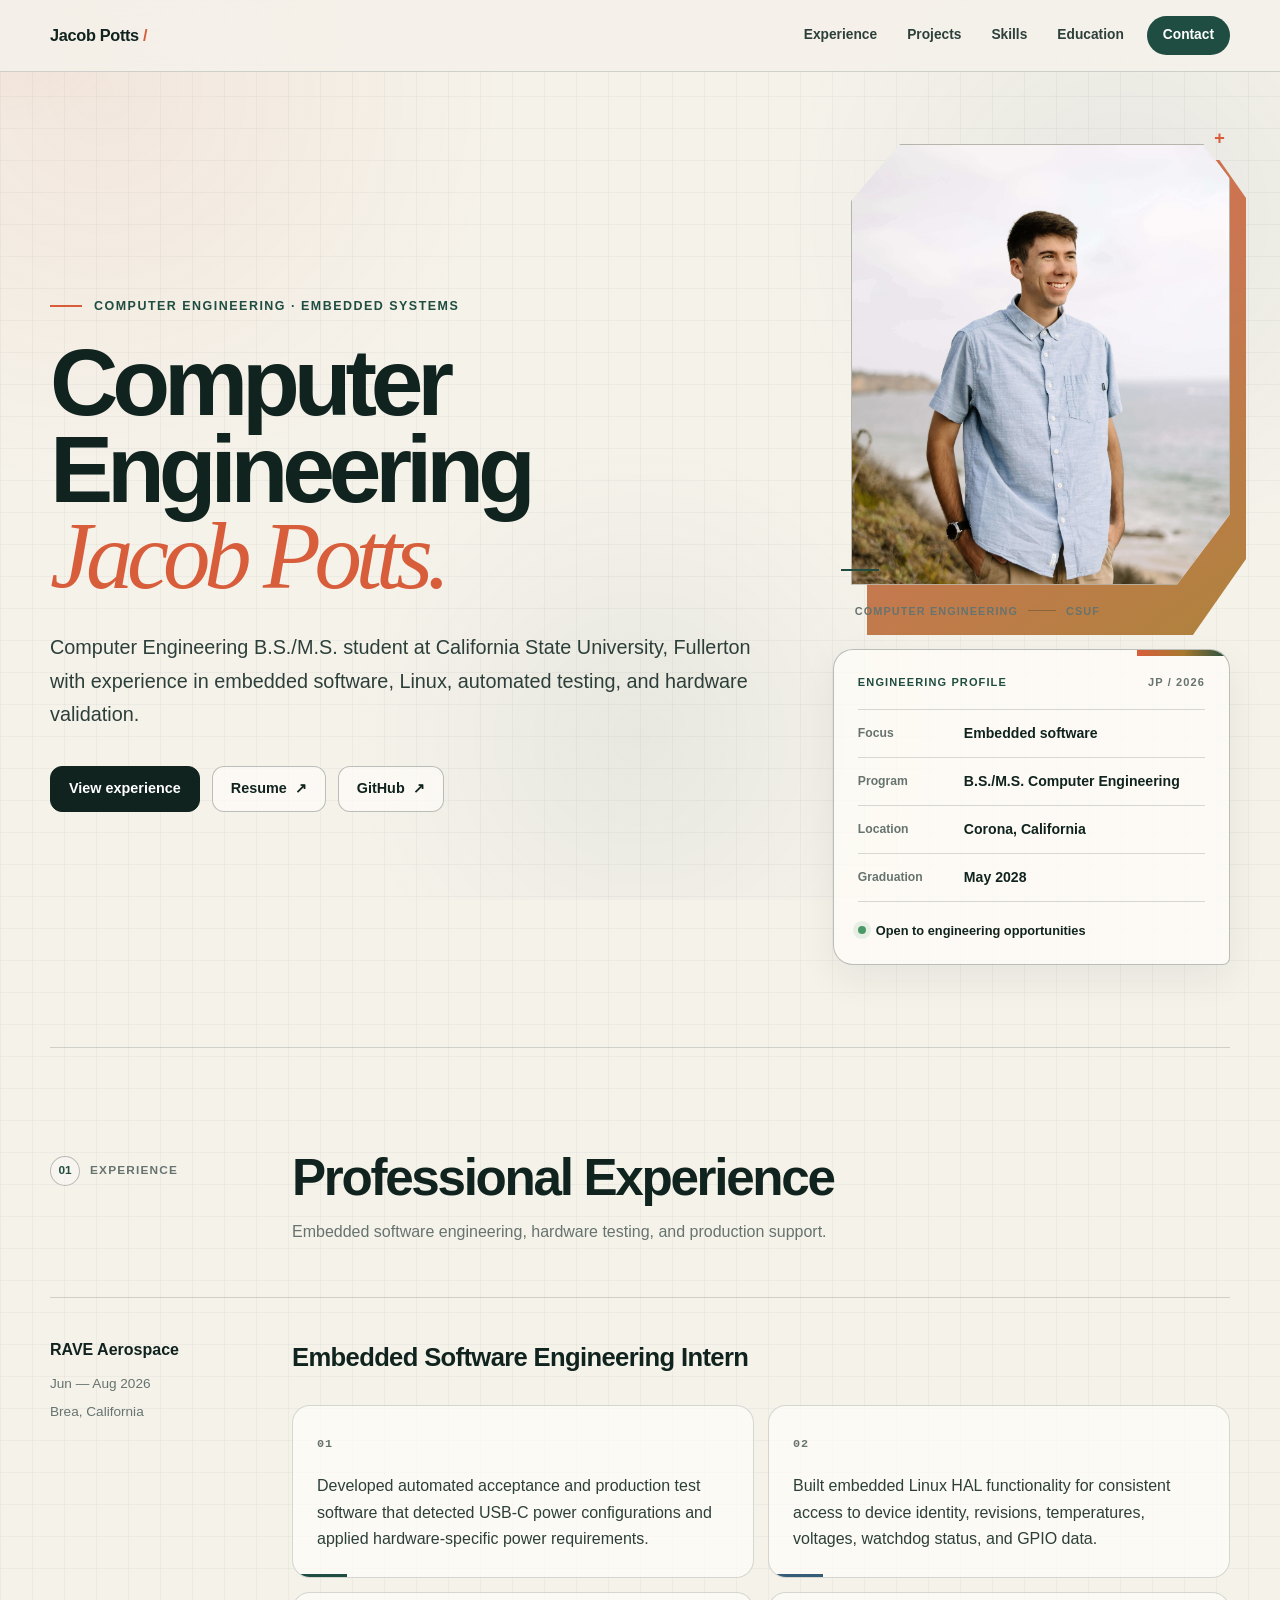
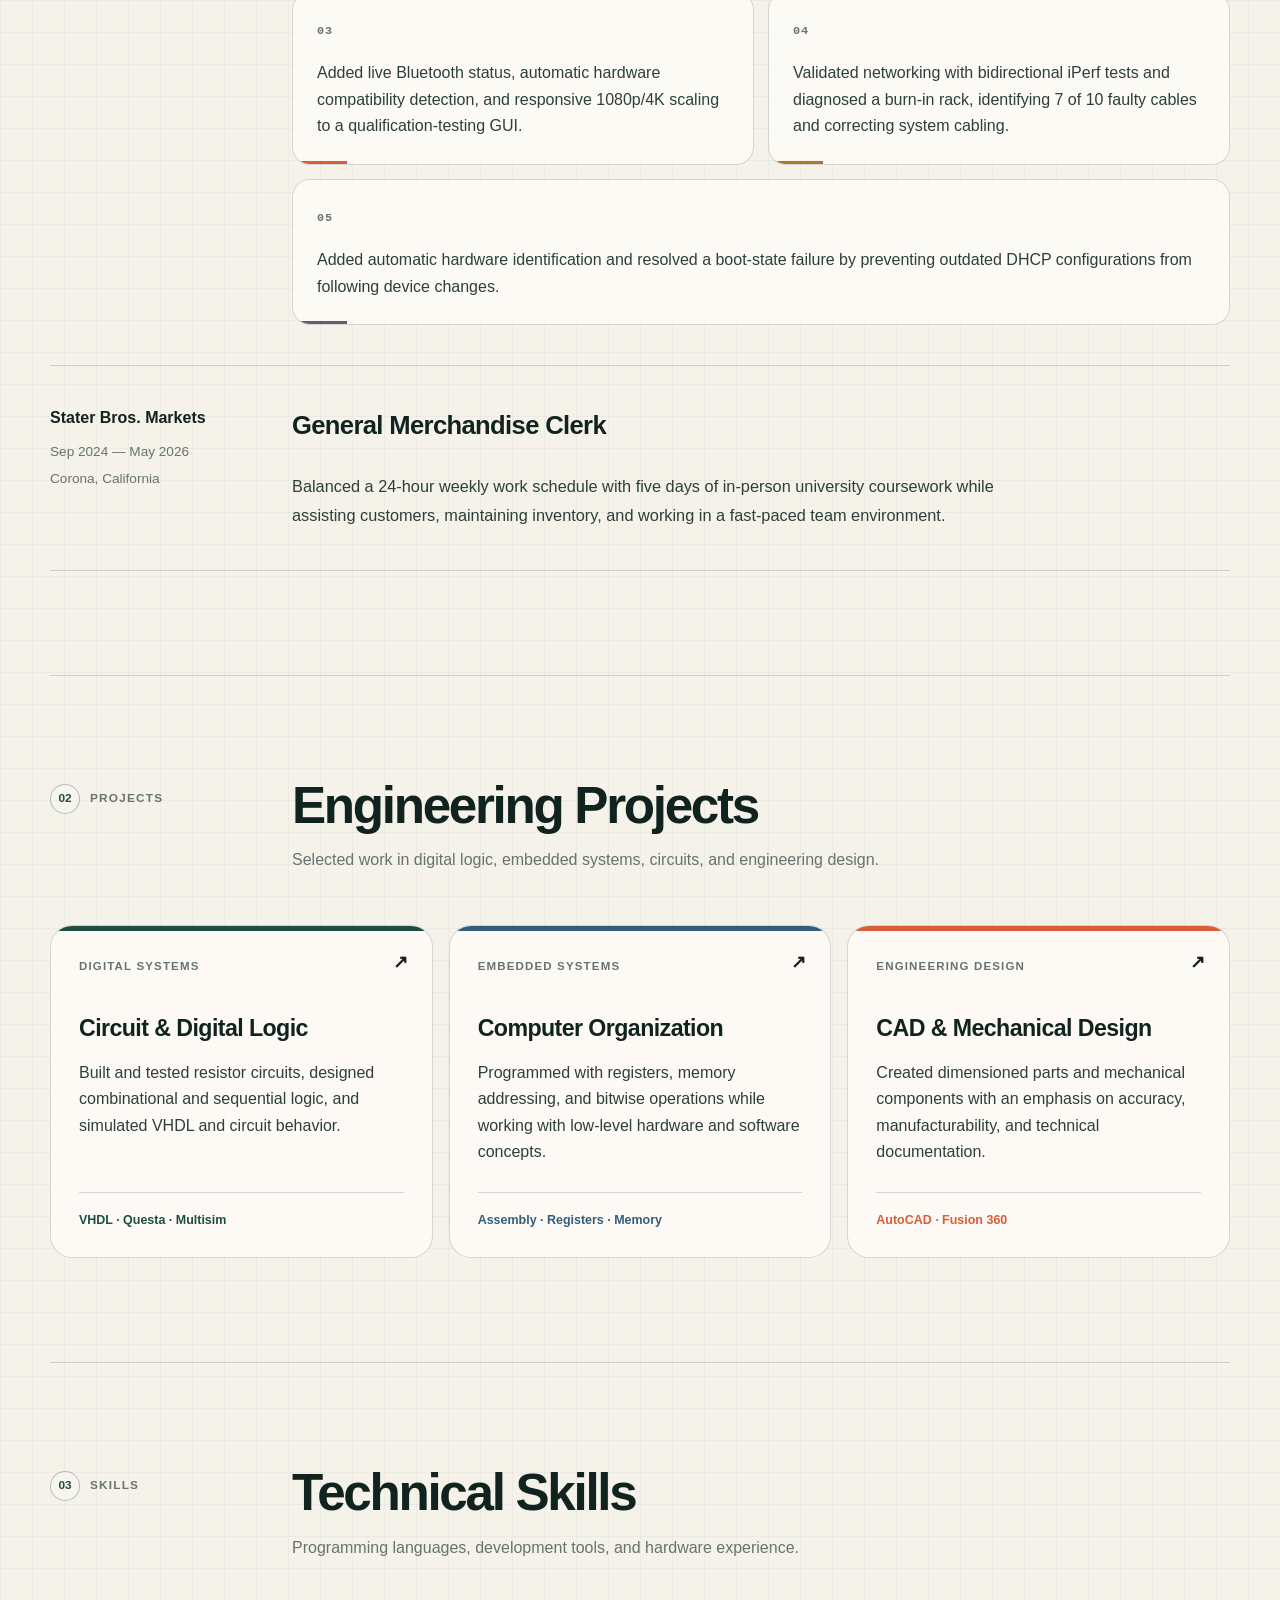
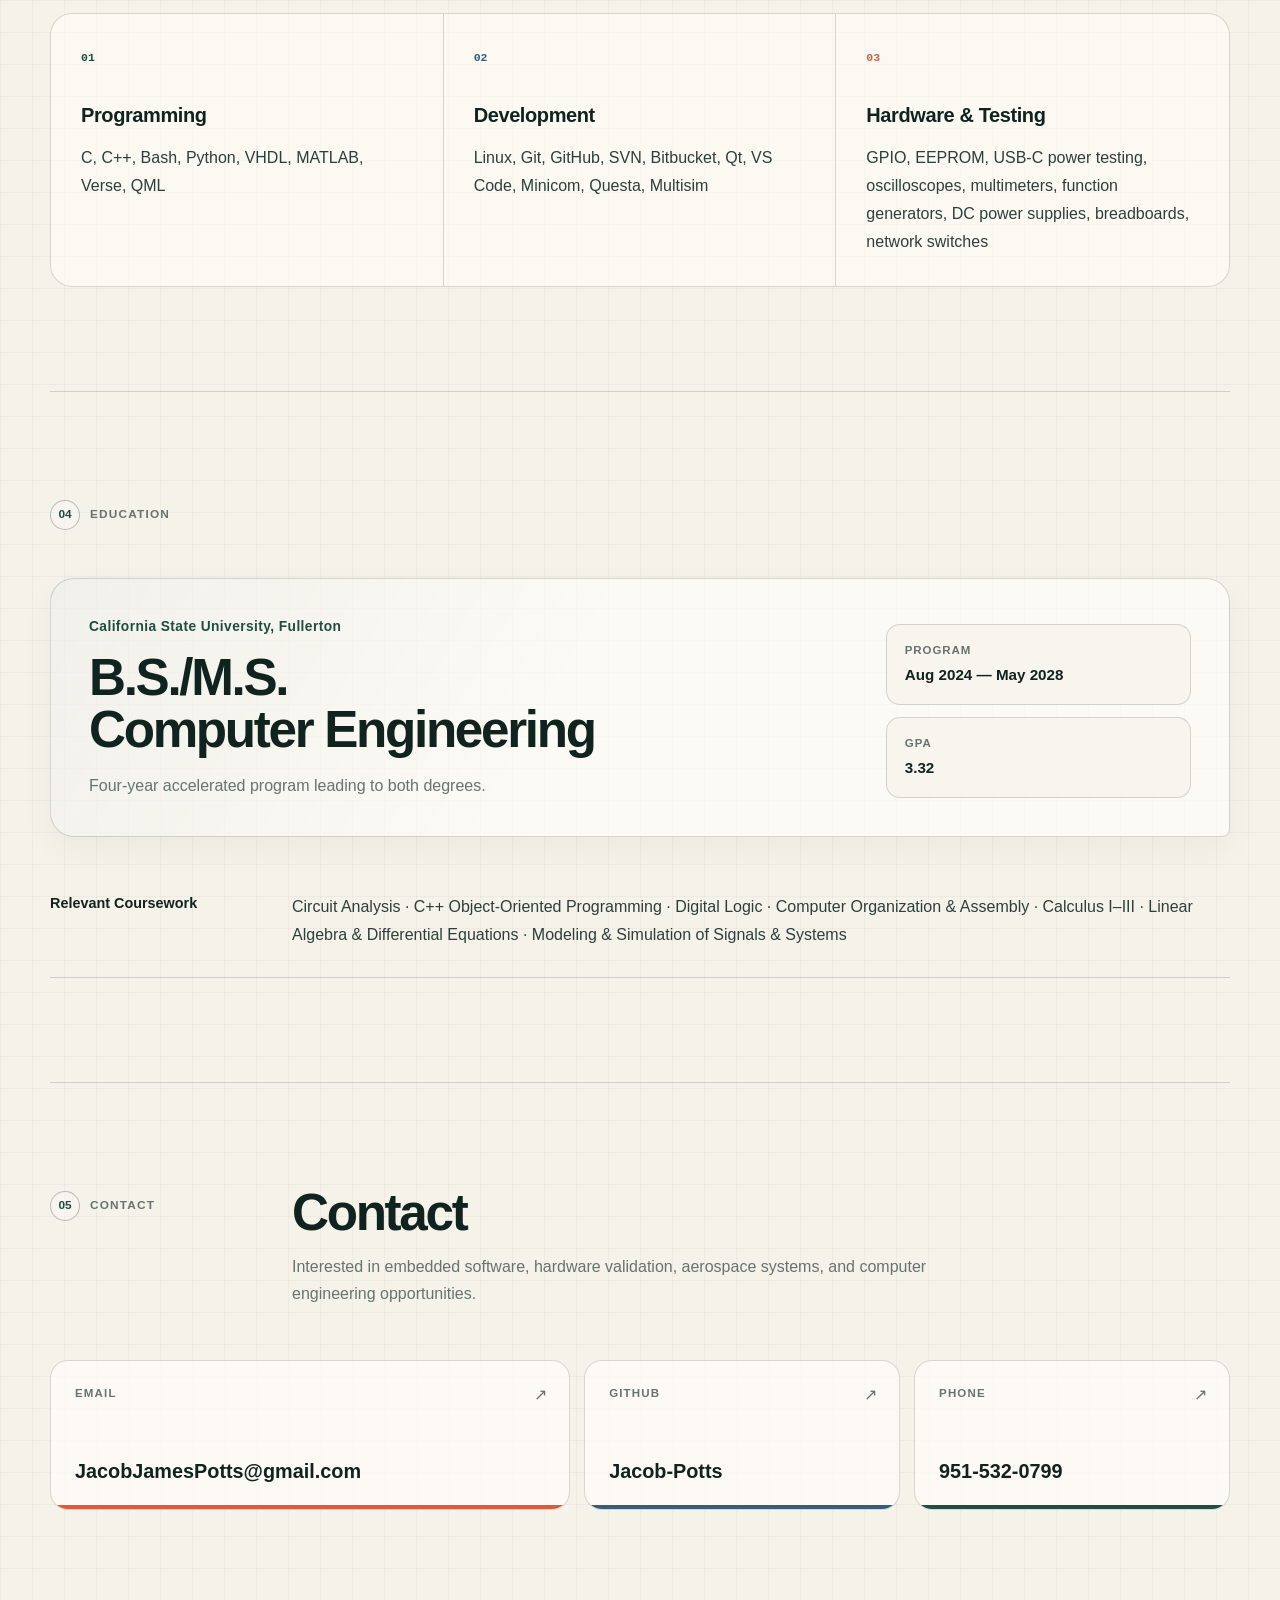
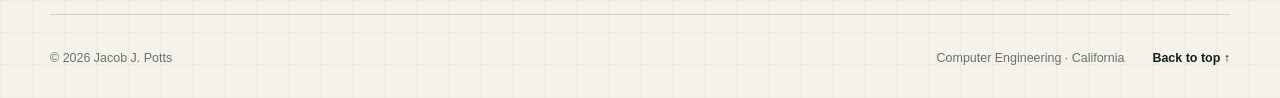
<file: index.html>
<!doctype html>
<html lang="en">

<head>

  <!-- Google tag (gtag.js) -->
  <script async src="https://www.googletagmanager.com/gtag/js?id=G-X8XEGS74L3"></script>
  <script>
    window.dataLayer = window.dataLayer || [];
    function gtag() { dataLayer.push(arguments); }
    gtag('js', new Date());

    gtag('config', 'G-X8XEGS74L3');
  </script>

  <!-- ======================================================
       BASIC PAGE SETTINGS
       ====================================================== -->

  <meta charset="utf-8">

  <meta name="viewport" content="width=device-width, initial-scale=1">


  <!-- ======================================================
       PRIMARY SEO
       ====================================================== -->

  <title>
    Jacob Potts Portfolio | Computer Engineering & Embedded Software
  </title>

  <meta name="description"
    content="Jacob Potts is a Computer Engineering B.S./M.S. student at California State University, Fullerton with experience in embedded software, Linux, automated testing, hardware validation, and aerospace systems.">

  <meta name="author" content="Jacob J. Potts">

  <meta name="robots" content="index, follow, max-image-preview:large">

  <link rel="canonical" href="https://jacob-potts.github.io/">


  <!-- ======================================================
       BROWSER / THEME
       ====================================================== -->

  <meta name="theme-color" content="#10231f">

  <meta name="color-scheme" content="light">


  <!-- ======================================================
       OPEN GRAPH
       Used by LinkedIn, Discord, Facebook, etc.
       ====================================================== -->

  <meta property="og:type" content="website">

  <meta property="og:url" content="https://jacob-potts.github.io/">

  <meta property="og:site_name" content="Jacob Potts Engineering Portfolio">

  <meta property="og:title" content="Jacob Potts | Computer Engineering & Embedded Software">

  <meta property="og:description"
    content="Computer Engineering B.S./M.S. student at CSUF with experience in embedded software, Linux, automated testing, hardware validation, and aerospace systems.">

  <meta property="og:image" content="https://jacob-potts.github.io/jacob-potts.jpg">

  <meta property="og:image:alt" content="Jacob Potts">


  <!-- ======================================================
       TWITTER / X PREVIEW
       ====================================================== -->

  <meta name="twitter:card" content="summary">

  <meta name="twitter:title" content="Jacob Potts | Computer Engineering & Embedded Software">

  <meta name="twitter:description"
    content="Computer Engineering B.S./M.S. student at CSUF specializing in embedded software, Linux, automated testing, and hardware validation.">

  <meta name="twitter:image" content="https://jacob-potts.github.io/jacob-potts.jpg">


  <!-- ======================================================
       STRUCTURED DATA
       Helps search engines understand who this site represents
       ====================================================== -->

  <script type="application/ld+json">
  {
    "@context": "https://schema.org",
    "@type": "Person",
    "name": "Jacob J. Potts",
    "alternateName": "Jacob Potts",
    "url": "https://jacob-potts.github.io/",
    "image": "https://jacob-potts.github.io/jacob-potts.jpg",
    "email": "mailto:JacobJamesPotts@gmail.com",
    "address": {
      "@type": "PostalAddress",
      "addressLocality": "Corona",
      "addressRegion": "CA",
      "addressCountry": "US"
    },
    "affiliation": {
      "@type": "CollegeOrUniversity",
      "name": "California State University, Fullerton"
    },
    "knowsAbout": [
      "Computer Engineering",
      "Embedded Software",
      "Embedded Linux",
      "Linux",
      "Hardware Validation",
      "Automated Testing",
      "Hardware Testing",
      "C",
      "C++",
      "Python",
      "VHDL",
      "MATLAB",
      "GPIO",
      "EEPROM"
    ],
    "sameAs": [
      "https://github.com/Jacob-Potts"
    ]
  }
  </script>


  <script type="application/ld+json">
  {
    "@context": "https://schema.org",
    "@type": "WebSite",
    "name": "Jacob Potts Engineering Portfolio",
    "alternateName": "Jacob Potts Portfolio",
    "url": "https://jacob-potts.github.io/",
    "description": "Engineering portfolio of Jacob Potts, a Computer Engineering B.S./M.S. student focused on embedded software, Linux, automated testing, and hardware validation.",
    "author": {
      "@type": "Person",
      "name": "Jacob J. Potts"
    }
  }
  </script>


  <!-- ======================================================
       SITE FILES
       ====================================================== -->

  <link rel="stylesheet" href="style.css">

  <script src="script.js" defer></script>

</head>


<body>

  <div class="cursor-glow" aria-hidden="true"></div>


  <!-- ======================================================
       HEADER
       ====================================================== -->

  <header class="site-header">

    <a class="brand" href="#top" aria-label="Jacob Potts home">
      Jacob Potts<span>/</span>
    </a>


    <nav aria-label="Primary navigation">

      <a href="#experience">
        Experience
      </a>

      <a href="#projects">
        Projects
      </a>

      <a href="#skills">
        Skills
      </a>

      <a href="#education">
        Education
      </a>

      <a class="nav-contact" href="#contact">
        Contact
      </a>

    </nav>

  </header>


  <main id="top">


    <!-- ======================================================
         HERO
         ====================================================== -->

    <section class="hero shell reveal">


      <div class="hero-copy">


        <p class="kicker">

          <span></span>

          Computer Engineering · Embedded Systems

        </p>


        <h1>

          Computer Engineering

          <br>

          <em>Jacob Potts.</em>

        </h1>


        <p class="hero-intro">

          Computer Engineering B.S./M.S. student at California State
          University, Fullerton with experience in embedded software,
          Linux, automated testing, and hardware validation.

        </p>


        <div class="hero-actions">


          <a class="button button-dark" href="#experience">
            View experience
          </a>


          <a class="button button-light" href="resume.pdf" target="_blank" rel="noopener noreferrer">

            Resume

            <span>↗</span>

          </a>


          <a class="button button-light" href="https://github.com/Jacob-Potts" target="_blank"
            rel="noopener noreferrer">

            GitHub

            <span>↗</span>

          </a>


        </div>

      </div>



      <!-- ====================================================
           HERO RIGHT SIDE
           ==================================================== -->

      <div class="hero-side">


        <!-- PHOTO -->

        <div class="portrait-wrap">


          <div class="portrait-accent"></div>


          <div class="portrait-frame">

            <img src="jacob-potts.jpg"
              alt="Jacob Potts, Computer Engineering student at California State University Fullerton" class="portrait"
              width="800" height="1000" fetchpriority="high">

          </div>


          <div class="portrait-caption">

            <span>
              Computer Engineering
            </span>

            <span class="portrait-caption-line"></span>

            <span>
              CSUF
            </span>

          </div>


        </div>



        <!-- ENGINEERING PROFILE -->

        <aside class="profile" aria-label="Jacob Potts engineering profile">


          <div class="profile-topline">

            <p class="profile-label">
              Engineering profile
            </p>

            <span class="profile-code">
              JP / 2026
            </span>

          </div>



          <div class="profile-row">

            <span>
              Focus
            </span>

            <strong>
              Embedded software
            </strong>

          </div>



          <div class="profile-row">

            <span>
              Program
            </span>

            <strong>
              B.S./M.S. Computer Engineering
            </strong>

          </div>



          <div class="profile-row">

            <span>
              Location
            </span>

            <strong>
              Corona, California
            </strong>

          </div>



          <div class="profile-row">

            <span>
              Graduation
            </span>

            <strong>
              May 2028
            </strong>

          </div>



          <p class="availability">

            <i aria-hidden="true"></i>

            Open to engineering opportunities

          </p>


        </aside>


      </div>


    </section>



    <!-- ======================================================
         EXPERIENCE
         ====================================================== -->

    <section class="section shell reveal" id="experience">


      <div class="section-lead">


        <p class="section-number">

          <span>01</span>

          Experience

        </p>


        <div class="section-heading">


          <h2>
            Professional Experience
          </h2>


          <p>
            Embedded software engineering, hardware testing,
            and production support.
          </p>


        </div>


      </div>



      <!-- RAVE AEROSPACE -->

      <article class="experience featured-experience">


        <div class="experience-meta">


          <p class="company">
            RAVE Aerospace
          </p>


          <span>
            Jun — Aug 2026
          </span>


          <span>
            Brea, California
          </span>


        </div>



        <div class="experience-content">


          <h3 class="role">
            Embedded Software Engineering Intern
          </h3>



          <div class="achievement-grid">


            <div>

              <strong>
                01
              </strong>

              <p>

                Developed automated acceptance and production test
                software that detected USB-C power configurations and
                applied hardware-specific power requirements.

              </p>

            </div>



            <div>

              <strong>
                02
              </strong>

              <p>

                Built embedded Linux HAL functionality for consistent
                access to device identity, revisions, temperatures,
                voltages, watchdog status, and GPIO data.

              </p>

            </div>



            <div>

              <strong>
                03
              </strong>

              <p>

                Added live Bluetooth status, automatic hardware
                compatibility detection, and responsive 1080p/4K
                scaling to a qualification-testing GUI.

              </p>

            </div>



            <div>

              <strong>
                04
              </strong>

              <p>

                Validated networking with bidirectional iPerf tests
                and diagnosed a burn-in rack, identifying 7 of 10
                faulty cables and correcting system cabling.

              </p>

            </div>



            <div class="achievement-wide">

              <strong>
                05
              </strong>

              <p>

                Added automatic hardware identification and resolved
                a boot-state failure by preventing outdated DHCP
                configurations from following device changes.

              </p>

            </div>


          </div>


        </div>


      </article>



      <!-- STATER BROS -->

      <article class="experience secondary">


        <div class="experience-meta">


          <p class="company">
            Stater Bros. Markets
          </p>


          <span>
            Sep 2024 — May 2026
          </span>


          <span>
            Corona, California
          </span>


        </div>



        <div class="experience-content">


          <h3 class="role">
            General Merchandise Clerk
          </h3>


          <p class="supporting-copy">

            Balanced a 24-hour weekly work schedule with five days
            of in-person university coursework while assisting
            customers, maintaining inventory, and working in a
            fast-paced team environment.

          </p>


        </div>


      </article>


    </section>



    <!-- ======================================================
         PROJECTS
         ====================================================== -->

    <section class="section shell reveal" id="projects">


      <div class="section-lead">


        <p class="section-number">

          <span>
            02
          </span>

          Projects

        </p>



        <div class="section-heading">


          <h2>
            Engineering Projects
          </h2>


          <p>

            Selected work in digital logic, embedded systems,
            circuits, and engineering design.

          </p>


        </div>


      </div>



      <div class="project-grid">



        <article class="project-card project-one" data-project="digital-logic">


          <span class="project-type">
            Digital Systems
          </span>


          <h3>
            Circuit & Digital Logic
          </h3>


          <p>

            Built and tested resistor circuits, designed
            combinational and sequential logic, and simulated
            VHDL and circuit behavior.

          </p>


          <small>
            VHDL · Questa · Multisim
          </small>


        </article>



        <article class="project-card project-two" data-project="computer-organization">


          <span class="project-type">
            Embedded Systems
          </span>


          <h3>
            Computer Organization
          </h3>


          <p>

            Programmed with registers, memory addressing, and
            bitwise operations while working with low-level
            hardware and software concepts.

          </p>


          <small>
            Assembly · Registers · Memory
          </small>


        </article>



        <article class="project-card project-three" data-project="cad-design">


          <span class="project-type">
            Engineering Design
          </span>


          <h3>
            CAD & Mechanical Design
          </h3>


          <p>

            Created dimensioned parts and mechanical components
            with an emphasis on accuracy, manufacturability,
            and technical documentation.

          </p>


          <small>
            AutoCAD · Fusion 360
          </small>


        </article>


      </div>


    </section>



    <!-- ======================================================
         SKILLS
         ====================================================== -->

    <section class="section shell reveal" id="skills">


      <div class="section-lead">


        <p class="section-number">

          <span>
            03
          </span>

          Skills

        </p>



        <div class="section-heading">


          <h2>
            Technical Skills
          </h2>


          <p>

            Programming languages, development tools,
            and hardware experience.

          </p>


        </div>


      </div>



      <div class="skill-list">



        <div class="skill-block skill-code">


          <span class="skill-mark">
            01
          </span>


          <h3>
            Programming
          </h3>


          <p>

            C, C++, Bash, Python, VHDL, MATLAB, Verse, QML

          </p>


        </div>



        <div class="skill-block skill-tools">


          <span class="skill-mark">
            02
          </span>


          <h3>
            Development
          </h3>


          <p>

            Linux, Git, GitHub, SVN, Bitbucket, Qt,
            VS Code, Minicom, Questa, Multisim

          </p>


        </div>



        <div class="skill-block skill-hardware">


          <span class="skill-mark">
            03
          </span>


          <h3>
            Hardware & Testing
          </h3>


          <p>

            GPIO, EEPROM, USB-C power testing, oscilloscopes,
            multimeters, function generators, DC power supplies,
            breadboards, network switches

          </p>


        </div>


      </div>


    </section>



    <!-- ======================================================
         EDUCATION
         ====================================================== -->

    <section class="education shell reveal" id="education">


      <p class="section-number">

        <span>
          04
        </span>

        Education

      </p>



      <div class="education-content">


        <div>


          <p class="school">
            California State University, Fullerton
          </p>


          <h2>

            B.S./M.S.

            <br>

            Computer Engineering

          </h2>


          <p class="degree-note">

            Four-year accelerated program leading to both degrees.

          </p>


        </div>



        <div class="education-meta">



          <div>


            <span>
              Program
            </span>


            <strong>
              Aug 2024 — May 2028
            </strong>


          </div>



          <div>


            <span>
              GPA
            </span>


            <strong>
              3.32
            </strong>


          </div>


        </div>


      </div>



      <div class="coursework">


        <strong>
          Relevant Coursework
        </strong>


        <p>

          Circuit Analysis · C++ Object-Oriented Programming ·
          Digital Logic · Computer Organization & Assembly ·
          Calculus I–III · Linear Algebra & Differential Equations ·
          Modeling & Simulation of Signals & Systems

        </p>


      </div>


    </section>



    <!-- ======================================================
         CONTACT
         ====================================================== -->

    <section class="contact shell reveal" id="contact">


      <div class="section-lead">


        <p class="section-number">

          <span>
            05
          </span>

          Contact

        </p>



        <div class="section-heading">


          <h2>
            Contact
          </h2>


          <p>

            Interested in embedded software, hardware validation,
            aerospace systems, and computer engineering opportunities.

          </p>


        </div>


      </div>



      <div class="contact-links">



        <a class="contact-card contact-email" href="mailto:JacobJamesPotts@gmail.com">


          <span>
            Email
          </span>


          <strong>
            JacobJamesPotts@gmail.com
          </strong>


          <i aria-hidden="true">
            ↗
          </i>


        </a>



        <a class="contact-card" href="https://github.com/Jacob-Potts" target="_blank" rel="noopener noreferrer">


          <span>
            GitHub
          </span>


          <strong>
            Jacob-Potts
          </strong>


          <i aria-hidden="true">
            ↗
          </i>


        </a>



        <a class="contact-card" href="tel:+19515320799">


          <span>
            Phone
          </span>


          <strong>
            951-532-0799
          </strong>


          <i aria-hidden="true">
            ↗
          </i>


        </a>


      </div>


    </section>


  </main>



  <!-- ======================================================
       FOOTER
       ====================================================== -->

  <footer class="shell">


    <p>
      © 2026 Jacob J. Potts
    </p>


    <p>
      Computer Engineering · California
    </p>


    <a href="#top">
      Back to top ↑
    </a>


  </footer>


</body>

</html>
</file>
<file: style.css>
:root {
    --ink: #10231f;
    --ink-soft: #2d3f3a;
    --muted: #66736f;

    --paper: #f5f2ea;
    --paper-deep: #ece7dc;
    --card: #fffdf8;

    --line: rgba(16, 35, 31, 0.16);
    --line-strong: rgba(16, 35, 31, 0.28);

    --green: #1f4d41;
    --orange: #d85d3b;
    --blue: #355d7a;
    --gold: #a8792e;
    --plum: #70566f;

    --radius: 18px;

    --shadow:
        0 18px 50px rgba(16, 35, 31, 0.08);
}


/* =========================================================
   BASE
   ========================================================= */

* {
    box-sizing: border-box;
}

html {
    scroll-behavior: smooth;
    scroll-padding-top: 90px;
}

body {
    margin: 0;

    color: var(--ink);

    background:
        linear-gradient(rgba(16, 35, 31, 0.035) 1px,
            transparent 1px),
        linear-gradient(90deg,
            rgba(16, 35, 31, 0.035) 1px,
            transparent 1px),
        var(--paper);

    background-size: 32px 32px;

    font-family:
        Inter,
        ui-sans-serif,
        -apple-system,
        BlinkMacSystemFont,
        "Segoe UI",
        sans-serif;

    line-height: 1.5;

    -webkit-font-smoothing: antialiased;
}


body::before {
    content: "";

    position: fixed;
    inset: 0;

    z-index: -1;

    pointer-events: none;

    background:
        radial-gradient(circle at 8% 10%,
            rgba(216, 93, 59, 0.07),
            transparent 28%),
        radial-gradient(circle at 88% 24%,
            rgba(53, 93, 122, 0.07),
            transparent 26%),
        radial-gradient(circle at 50% 82%,
            rgba(31, 77, 65, 0.06),
            transparent 30%);
}


a {
    color: inherit;
}


.shell {
    width: min(1180px,
            calc(100% - 56px));

    margin-inline: auto;
}


/* =========================================================
   HEADER
   ========================================================= */

.site-header {
    position: sticky;

    top: 0;

    z-index: 50;

    display: flex;

    align-items: center;
    justify-content: space-between;

    min-height: 72px;

    padding:
        0 max(28px,
            calc((100vw - 1180px) / 2));

    border-bottom:
        1px solid var(--line);

    background:
        rgba(245, 242, 234, 0.86);

    backdrop-filter: blur(16px);
}


.brand {
    display: inline-flex;

    gap: 4px;

    align-items: center;

    font-size: 1.02rem;
    font-weight: 800;

    letter-spacing: -0.02em;

    text-decoration: none;
}


.brand span {
    color: var(--orange);
}


.site-header nav {
    display: flex;

    align-items: center;

    gap: 8px;
}


.site-header nav a {
    position: relative;

    padding: 9px 11px;

    border-radius: 999px;

    color: var(--ink-soft);

    font-size: 0.86rem;
    font-weight: 650;

    text-decoration: none;

    transition:
        background 0.2s ease,
        color 0.2s ease;
}


.site-header nav a:hover,
.site-header nav a[data-active="true"] {
    color: var(--green);

    background:
        rgba(31, 77, 65, 0.08);
}


.site-header nav .nav-contact {
    margin-left: 4px;

    padding-inline: 16px;

    color: var(--card);

    background: var(--ink);
}


.site-header nav .nav-contact:hover,
.site-header nav .nav-contact[data-active="true"] {
    color: white;

    background: var(--green);
}


/* =========================================================
   HERO
   ========================================================= */

.hero {
    display: grid;

    grid-template-columns:
        minmax(0, 1.28fr) minmax(330px, 0.72fr);

    gap: clamp(48px,
            6vw,
            86px);

    align-items: center;

    min-height:
        calc(100vh - 72px);

    padding-top: 72px;
    padding-bottom: 82px;
}


.hero-copy {
    position: relative;

    z-index: 2;
}


.kicker {
    display: flex;

    align-items: center;

    gap: 12px;

    margin: 0 0 24px;

    color: var(--green);

    font-size: 0.78rem;
    font-weight: 800;

    letter-spacing: 0.12em;

    text-transform: uppercase;
}


.kicker span {
    width: 32px;
    height: 2px;

    background: var(--orange);
}


.hero h1 {
    margin: 0;

    max-width: 820px;

    font-size:
        clamp(3.4rem,
            7.4vw,
            7rem);

    line-height: 0.91;

    letter-spacing: -0.065em;

    font-weight: 780;
}


.hero h1 em {
    color: var(--orange);

    font-family:
        Georgia,
        "Times New Roman",
        serif;

    font-weight: 500;
}


.hero-intro {
    max-width: 720px;

    margin: 32px 0 0;

    color: var(--ink-soft);

    font-size:
        clamp(1.05rem,
            1.8vw,
            1.24rem);

    line-height: 1.7;
}


.hero-actions {
    display: flex;

    flex-wrap: wrap;

    gap: 12px;

    margin-top: 34px;
}


/* =========================================================
   BUTTONS
   ========================================================= */

.button {
    display: inline-flex;

    align-items: center;
    justify-content: center;

    gap: 8px;

    min-height: 46px;

    padding: 0 18px;

    border:
        1px solid var(--line-strong);

    border-radius: 12px;

    font-size: 0.9rem;
    font-weight: 750;

    text-decoration: none;

    transition:
        transform 0.2s ease,
        box-shadow 0.2s ease,
        background 0.2s ease;
}


.button:hover {
    transform: translateY(-2px);

    box-shadow:
        0 8px 20px rgba(16, 35, 31, 0.08);
}


.button-dark {
    color: white;

    border-color: var(--ink);

    background: var(--ink);
}


.button-dark:hover {
    border-color: var(--green);

    background: var(--green);
}


.button-light {
    background:
        rgba(255, 253, 248, 0.7);
}


/* =========================================================
   HERO RIGHT SIDE
   ========================================================= */

.hero-side {
    display: flex;

    flex-direction: column;

    width: 100%;

    max-width: 430px;

    justify-self: end;
}


/* =========================================================
   PORTRAIT
   ========================================================= */

.portrait-wrap {
    position: relative;

    width: calc(100% - 18px);

    margin:
        0 0 30px auto;
}


/*
  The orange shape sits behind the image.

  It is intentionally offset to make the portrait
  look more like an engineered panel instead of
  a normal rectangular photo.
*/

.portrait-accent {
    position: absolute;

    inset:
        16px -16px -16px 16px;

    background:
        linear-gradient(145deg,
            var(--orange),
            #c66c45 48%,
            var(--gold));

    clip-path:
        polygon(13% 0,
            93% 0,
            100% 8%,
            100% 84%,
            86% 100%,
            0 100%,
            0 13%);

    opacity: 0.92;
}


.portrait-frame {
    position: relative;

    z-index: 2;

    width: 100%;

    aspect-ratio: 4 / 4.65;

    overflow: hidden;

    border:
        1px solid rgba(16, 35, 31, 0.25);

    background:
        var(--paper-deep);

    clip-path:
        polygon(13% 0,
            93% 0,
            100% 8%,
            100% 84%,
            86% 100%,
            0 100%,
            0 13%);
}


.portrait {
    display: block;

    width: 100%;
    height: 100%;

    object-fit: cover;

    /*
    Change the second percentage if you
    need to move your face up or down.

    Example:
    center 20% = moves crop upward
    center 40% = moves crop downward
  */

    object-position: center 28%;

    filter:
        saturate(0.92) contrast(1.025);

    transition:
        transform 0.45s ease,
        filter 0.45s ease;
}


.portrait-wrap:hover .portrait {
    transform: scale(1.025);

    filter:
        saturate(1) contrast(1.035);
}


/* small decorative marker */

.portrait-wrap::before {
    content: "+";

    position: absolute;

    top: -18px;
    right: 5px;

    z-index: 5;

    color: var(--orange);

    font-family:
        ui-monospace,
        SFMono-Regular,
        Menlo,
        Consolas,
        monospace;

    font-size: 1.15rem;
    font-weight: 800;
}


/* small corner detail */

.portrait-wrap::after {
    content: "";

    position: absolute;

    z-index: 5;

    left: -10px;
    bottom: 48px;

    width: 38px;
    height: 2px;

    background: var(--green);
}


.portrait-caption {
    position: relative;

    z-index: 3;

    display: flex;

    align-items: center;

    gap: 10px;

    margin-top: 18px;

    padding-left: 4px;

    color: var(--muted);

    font-size: 0.68rem;
    font-weight: 800;

    letter-spacing: 0.1em;

    text-transform: uppercase;
}


.portrait-caption-line {
    width: 28px;
    height: 1px;

    background: var(--line-strong);
}


/* =========================================================
   PROFILE
   ========================================================= */

.profile {
    position: relative;

    overflow: hidden;

    padding: 24px;

    border:
        1px solid var(--line-strong);

    border-radius:
        20px 20px 7px 20px;

    background:
        rgba(255, 253, 248, 0.78);

    box-shadow:
        0 14px 38px rgba(16, 35, 31, 0.065);
}


.profile::before {
    content: "";

    position: absolute;

    top: 0;
    right: 0;

    width: 92px;
    height: 6px;

    background:
        linear-gradient(90deg,
            var(--orange),
            var(--gold),
            var(--green));
}


.profile-topline {
    display: flex;

    justify-content: space-between;

    gap: 20px;

    padding-bottom: 18px;

    border-bottom:
        1px solid var(--line);
}


.profile-label,
.profile-code {
    margin: 0;

    font-size: 0.69rem;
    font-weight: 800;

    letter-spacing: 0.1em;

    text-transform: uppercase;
}


.profile-label {
    color: var(--green);
}


.profile-code {
    color: var(--muted);
}


.profile-row {
    display: grid;

    grid-template-columns:
        90px minmax(0, 1fr);

    gap: 16px;

    padding: 14px 0;

    border-bottom:
        1px solid var(--line);
}


.profile-row span {
    color: var(--muted);

    font-size: 0.76rem;
    font-weight: 700;
}


.profile-row strong {
    font-size: 0.88rem;

    line-height: 1.35;
}


.availability {
    display: flex;

    align-items: center;

    gap: 10px;

    margin: 19px 0 0;

    font-size: 0.8rem;
    font-weight: 700;
}


.availability i {
    width: 8px;
    height: 8px;

    border-radius: 50%;

    background: #4a9a68;

    box-shadow:
        0 0 0 5px rgba(74, 154, 104, 0.12);
}


/* =========================================================
   SECTIONS
   ========================================================= */

.section,
.education,
.contact {
    padding-top: 104px;
    padding-bottom: 104px;

    border-top:
        1px solid var(--line);
}


.section-lead {
    display: grid;

    grid-template-columns:
        190px minmax(0, 1fr);

    gap: 52px;

    align-items: start;

    margin-bottom: 52px;
}


.section-number {
    display: flex;

    align-items: center;

    gap: 10px;

    margin: 4px 0 0;

    color: var(--muted);

    font-size: 0.74rem;
    font-weight: 800;

    letter-spacing: 0.1em;

    text-transform: uppercase;
}


.section-number span {
    display: inline-grid;

    place-items: center;

    width: 30px;
    height: 30px;

    border:
        1px solid var(--line-strong);

    border-radius: 50%;

    color: var(--green);

    background:
        rgba(255, 255, 255, 0.28);

    letter-spacing: 0;
}


.section-heading {
    max-width: 760px;
}


.section-heading h2,
.education h2 {
    margin: 0;

    font-size:
        clamp(2.25rem,
            4vw,
            4.2rem);

    line-height: 1.02;

    letter-spacing: -0.045em;
}


.section-heading p {
    max-width: 650px;

    margin: 14px 0 0;

    color: var(--muted);

    font-size: 1rem;

    line-height: 1.7;
}


/* =========================================================
   EXPERIENCE
   ========================================================= */

.experience {
    display: grid;

    grid-template-columns:
        190px minmax(0, 1fr);

    gap: 52px;

    padding: 40px 0;

    border-top:
        1px solid var(--line);
}


.experience:last-of-type {
    border-bottom:
        1px solid var(--line);
}


.experience-meta {
    display: flex;

    flex-direction: column;

    gap: 7px;
}


.experience-meta .company {
    margin: 0 0 5px;

    color: var(--ink);

    font-weight: 800;
}


.experience-meta span {
    color: var(--muted);

    font-size: 0.85rem;
}


.experience-content {
    min-width: 0;
}


.role {
    margin: 0 0 28px;

    font-size:
        clamp(1.3rem,
            2vw,
            1.7rem);

    font-weight: 800;

    letter-spacing: -0.025em;
}


.achievement-grid {
    display: grid;

    grid-template-columns:
        repeat(2,
            minmax(0, 1fr));

    gap: 14px;
}


.achievement-grid>div {
    position: relative;

    overflow: hidden;

    padding: 24px;

    border:
        1px solid var(--line);

    border-radius:
        var(--radius);

    background:
        rgba(255, 253, 248, 0.72);

    transition:
        transform 0.2s ease,
        border-color 0.2s ease,
        box-shadow 0.2s ease;
}


.achievement-grid>div:hover {
    transform:
        translateY(-3px);

    border-color:
        rgba(31, 77, 65, 0.3);

    box-shadow:
        0 12px 28px rgba(16, 35, 31, 0.06);
}


.achievement-grid>div::after {
    content: "";

    position: absolute;

    left: 0;
    bottom: 0;

    width: 54px;
    height: 3px;

    background:
        var(--green);
}


.achievement-grid>div:nth-child(2)::after {
    background: var(--blue);
}


.achievement-grid>div:nth-child(3)::after {
    background: var(--orange);
}


.achievement-grid>div:nth-child(4)::after {
    background: var(--gold);
}


.achievement-grid>div:nth-child(5)::after {
    background: var(--plum);
}


.achievement-grid strong {
    display: inline-block;

    margin-bottom: 20px;

    color: var(--muted);

    font-family:
        ui-monospace,
        SFMono-Regular,
        Menlo,
        Consolas,
        monospace;

    font-size: 0.74rem;

    letter-spacing: 0.08em;
}


.achievement-grid p {
    margin: 0;

    color: var(--ink-soft);

    line-height: 1.65;
}


.achievement-wide {
    grid-column: 1 / -1;
}


.supporting-copy {
    max-width: 760px;

    margin: 0;

    color: var(--ink-soft);

    font-size: 1.02rem;

    line-height: 1.75;
}


/* =========================================================
   PROJECTS
   ========================================================= */

.project-grid {
    display: grid;

    grid-template-columns:
        repeat(3,
            minmax(0, 1fr));

    gap: 16px;
}


.project-card {
    position: relative;

    display: flex;

    flex-direction: column;

    min-height: 310px;

    padding: 28px;

    overflow: hidden;

    border:
        1px solid var(--line);

    border-radius: 22px;

    background:
        rgba(255, 253, 248, 0.74);

    transition:
        transform 0.22s ease,
        box-shadow 0.22s ease,
        border-color 0.22s ease;
}


.project-card-link {
    display: flex;

    flex: 1;
    flex-direction: column;

    color: inherit;

    text-decoration: none;
}


.project-card-link::after {
    content: "↗";

    position: absolute;
    top: 22px;
    right: 24px;

    color: var(--ink);

    font-size: 1.15rem;
    font-weight: 700;

    transition:
        transform 0.2s ease;
}


.project-card-enabled:hover .project-card-link::after,
.project-card-enabled:focus-within .project-card-link::after {
    transform: translate(2px, -2px);
}


.project-card-enabled {
    cursor: pointer;
}


.project-card-enabled:focus-within {
    border-color: var(--ink);

    box-shadow:
        0 0 0 4px rgba(28, 71, 58, 0.14),
        var(--shadow);
}


.project-card-link:focus-visible {
    outline: none;
}


.project-card-disabled {
    cursor: default;
}


.project-card-disabled:hover {
    transform: none;

    box-shadow: none;
}


.project-card-enabled:hover {
    transform:
        translateY(-5px);

    box-shadow:
        var(--shadow);
}


.project-card::before {
    content: "";

    position: absolute;

    inset:
        0 auto auto 0;

    width: 100%;
    height: 5px;

    background:
        var(--green);
}


.project-two::before {
    background: var(--blue);
}


.project-three::before {
    background: var(--orange);
}


.project-type {
    margin:
        4px 0 36px;

    color: var(--muted);

    font-size: 0.72rem;
    font-weight: 800;

    letter-spacing: 0.1em;

    text-transform: uppercase;
}


.project-card h3 {
    margin: 0 0 14px;

    font-size: 1.45rem;

    letter-spacing: -0.025em;
}


.project-card p {
    margin: 0 0 26px;

    color: var(--ink-soft);

    line-height: 1.65;
}


.project-card small {
    margin-top: auto;

    padding-top: 18px;

    border-top:
        1px solid var(--line);

    color: var(--green);

    font-size: 0.78rem;
    font-weight: 750;

    line-height: 1.5;
}


.project-two small {
    color: var(--blue);
}


.project-three small {
    color: var(--orange);
}


/* =========================================================
   SKILLS
   ========================================================= */

.skill-list {
    display: grid;

    grid-template-columns:
        repeat(3,
            minmax(0, 1fr));

    overflow: hidden;

    border:
        1px solid var(--line);

    border-radius: 22px;

    background:
        rgba(255, 253, 248, 0.58);
}


.skill-block {
    position: relative;

    min-height: 230px;

    padding: 30px;

    border-right:
        1px solid var(--line);
}


.skill-block:last-child {
    border-right: 0;
}


.skill-mark {
    display: inline-block;

    margin-bottom: 34px;

    font-family:
        ui-monospace,
        SFMono-Regular,
        Menlo,
        Consolas,
        monospace;

    font-size: 0.72rem;
    font-weight: 700;
}


.skill-code .skill-mark {
    color: var(--green);
}


.skill-tools .skill-mark {
    color: var(--blue);
}


.skill-hardware .skill-mark {
    color: var(--orange);
}


.skill-block h3 {
    margin: 0 0 14px;

    font-size: 1.25rem;

    letter-spacing: -0.02em;
}


.skill-block p {
    margin: 0;

    color: var(--ink-soft);

    line-height: 1.75;
}


/* =========================================================
   EDUCATION
   ========================================================= */

.education>.section-number {
    margin-bottom: 48px;
}


.education-content {
    display: grid;

    grid-template-columns:
        minmax(0, 1fr) minmax(260px, 0.42fr);

    gap: 70px;

    align-items: end;

    padding: 38px;

    border:
        1px solid var(--line);

    border-radius:
        24px 24px 8px 24px;

    background:
        linear-gradient(120deg,
            rgba(31, 77, 65, 0.055),
            transparent 44%),
        rgba(255, 253, 248, 0.72);

    box-shadow:
        0 12px 34px rgba(16, 35, 31, 0.04);
}


.school {
    margin: 0 0 14px;

    color: var(--green);

    font-size: 0.86rem;
    font-weight: 800;

    letter-spacing: 0.03em;
}


.degree-note {
    margin: 18px 0 0;

    color: var(--muted);

    font-size: 1rem;
}


.education-meta {
    display: grid;

    gap: 12px;
}


.education-meta>div {
    padding: 17px 18px;

    border:
        1px solid var(--line);

    border-radius: 14px;

    background:
        rgba(245, 242, 234, 0.62);
}


.education-meta span,
.education-meta strong {
    display: block;
}


.education-meta span {
    margin-bottom: 5px;

    color: var(--muted);

    font-size: 0.72rem;
    font-weight: 800;

    letter-spacing: 0.08em;

    text-transform: uppercase;
}


.education-meta strong {
    font-size: 0.95rem;
}


.coursework {
    display: grid;

    grid-template-columns:
        190px minmax(0, 1fr);

    gap: 52px;

    margin-top: 28px;

    padding: 28px 0;

    border-bottom:
        1px solid var(--line);
}


.coursework strong {
    font-size: 0.9rem;
}


.coursework p {
    margin: 0;

    color: var(--ink-soft);

    line-height: 1.75;
}


/* =========================================================
   CONTACT
   ========================================================= */

.contact-links {
    display: grid;

    grid-template-columns:
        1.35fr 0.82fr 0.82fr;

    gap: 14px;
}


.contact-card {
    position: relative;

    display: flex;

    flex-direction: column;

    justify-content: space-between;

    min-width: 0;
    min-height: 150px;

    padding: 24px;

    overflow: hidden;

    border:
        1px solid var(--line);

    border-radius: 18px;

    background:
        rgba(255, 253, 248, 0.75);

    color: var(--ink);

    text-decoration: none;

    transition:
        transform 0.2s ease,
        box-shadow 0.2s ease,
        border-color 0.2s ease;
}


.contact-card:hover {
    transform:
        translateY(-4px);

    border-color:
        var(--line-strong);

    box-shadow:
        var(--shadow);
}


.contact-card::after {
    content: "";

    position: absolute;

    left: 0;
    bottom: 0;

    width: 100%;
    height: 4px;

    background:
        var(--blue);
}


.contact-email::after {
    background:
        var(--orange);
}


.contact-card:last-child::after {
    background:
        var(--green);
}


.contact-card span {
    color: var(--muted);

    font-size: 0.72rem;
    font-weight: 800;

    letter-spacing: 0.1em;

    text-transform: uppercase;
}


.contact-card strong {
    padding-right: 32px;

    font-size:
        clamp(0.98rem,
            1.55vw,
            1.25rem);

    line-height: 1.35;

    overflow-wrap: anywhere;
}


.contact-card i {
    position: absolute;

    top: 22px;
    right: 22px;

    color: var(--muted);

    font-style: normal;
}


/* =========================================================
   FOOTER
   ========================================================= */

footer {
    display: grid;

    grid-template-columns:
        1fr auto auto;

    gap: 28px;

    align-items: center;

    padding-top: 34px;
    padding-bottom: 34px;

    border-top:
        1px solid var(--line);

    color: var(--muted);

    font-size: 0.78rem;
}


footer p {
    margin: 0;
}


footer a {
    color: var(--ink);

    font-weight: 700;

    text-decoration: none;
}


/* =========================================================
   ANIMATIONS
   ========================================================= */

.reveal {
    opacity: 0;

    transform:
        translateY(18px);

    transition:
        opacity 0.65s ease,
        transform 0.65s ease;
}


.reveal.visible {
    opacity: 1;

    transform:
        translateY(0);
}


.cursor-glow {
    position: fixed;

    z-index: -1;

    width: 280px;
    height: 280px;

    border-radius: 50%;

    background:
        radial-gradient(circle,
            rgba(216, 93, 59, 0.055),
            transparent 68%);

    transform:
        translate(-50%, -50%);

    pointer-events: none;
}


/* =========================================================
   REDUCED MOTION
   ========================================================= */

@media (prefers-reduced-motion: reduce) {

    html {
        scroll-behavior: auto;
    }

    .reveal {
        opacity: 1;

        transform: none;

        transition: none;
    }

    .button,
    .project-card,
    .contact-card,
    .achievement-grid>div,
    .portrait {
        transition: none;
    }

    .cursor-glow {
        display: none;
    }

}


/* =========================================================
   TABLET
   ========================================================= */

@media (max-width: 980px) {

    .hero {
        grid-template-columns:
            minmax(0, 1fr) minmax(290px, 0.65fr);

        gap: 42px;

        min-height: auto;

        padding-top: 76px;
        padding-bottom: 80px;
    }


    .hero h1 {
        font-size:
            clamp(3.2rem,
                7.6vw,
                5.4rem);
    }


    .hero-side {
        max-width: 360px;
    }


    .section-lead,
    .experience,
    .coursework {
        grid-template-columns:
            150px minmax(0, 1fr);

        gap: 34px;
    }


    .project-grid {
        grid-template-columns:
            1fr 1fr;
    }


    .project-card:last-child {
        grid-column:
            1 / -1;

        min-height: 250px;
    }


    .skill-list {
        grid-template-columns: 1fr;
    }


    .skill-block {
        min-height: auto;

        border-right: 0;

        border-bottom:
            1px solid var(--line);
    }


    .skill-block:last-child {
        border-bottom: 0;
    }


    .contact-links {
        grid-template-columns:
            1fr 1fr;
    }


    .contact-email {
        grid-column:
            1 / -1;
    }

}


/* =========================================================
   MOBILE
   ========================================================= */

@media (max-width: 760px) {

    .shell {
        width:
            min(100% - 34px,
                1180px);
    }


    .site-header {
        min-height: 64px;

        padding-inline: 17px;
    }


    .site-header nav {
        gap: 2px;
    }


    .site-header nav a {
        display: none;
    }


    .site-header nav .nav-contact {
        display: inline-flex;
    }


    .hero {
        grid-template-columns: 1fr;

        gap: 54px;

        padding-top: 64px;
        padding-bottom: 72px;
    }


    .hero h1 {
        font-size:
            clamp(3.1rem,
                15vw,
                5.2rem);
    }


    .hero-side {
        width: min(100%, 430px);

        max-width: none;

        justify-self: start;
    }


    .portrait-wrap {
        width:
            calc(100% - 16px);

        max-width: 390px;

        margin:
            0 auto 34px 0;
    }


    .section,
    .education,
    .contact {
        padding-top: 76px;
        padding-bottom: 76px;
    }


    .section-lead,
    .experience,
    .coursework {
        grid-template-columns: 1fr;

        gap: 20px;
    }


    .section-lead {
        margin-bottom: 36px;
    }


    .experience {
        padding: 32px 0;
    }


    .experience-meta {
        display: grid;

        grid-template-columns:
            1fr 1fr;
    }


    .experience-meta .company {
        grid-column:
            1 / -1;
    }


    .achievement-grid,
    .project-grid,
    .contact-links {
        grid-template-columns: 1fr;
    }


    .achievement-wide,
    .project-card:last-child,
    .contact-email {
        grid-column: auto;
    }


    .project-card {
        min-height: 270px;
    }


    .education>.section-number {
        margin-bottom: 30px;
    }


    .education-content {
        grid-template-columns: 1fr;

        gap: 32px;

        padding: 28px;
    }


    footer {
        grid-template-columns: 1fr;

        gap: 10px;
    }

}


/* =========================================================
   SMALL MOBILE
   ========================================================= */

@media (max-width: 480px) {

    .hero-actions {
        display: grid;

        grid-template-columns:
            1fr 1fr;
    }


    .hero-actions .button-dark {
        grid-column:
            1 / -1;
    }


    .button {
        width: 100%;
    }


    .portrait-wrap {
        width:
            calc(100% - 12px);
    }


    .profile {
        padding: 22px;
    }


    .profile-row {
        grid-template-columns:
            82px 1fr;
    }


    .achievement-grid>div,
    .project-card,
    .skill-block,
    .contact-card {
        padding: 22px;
    }

}
</file>
